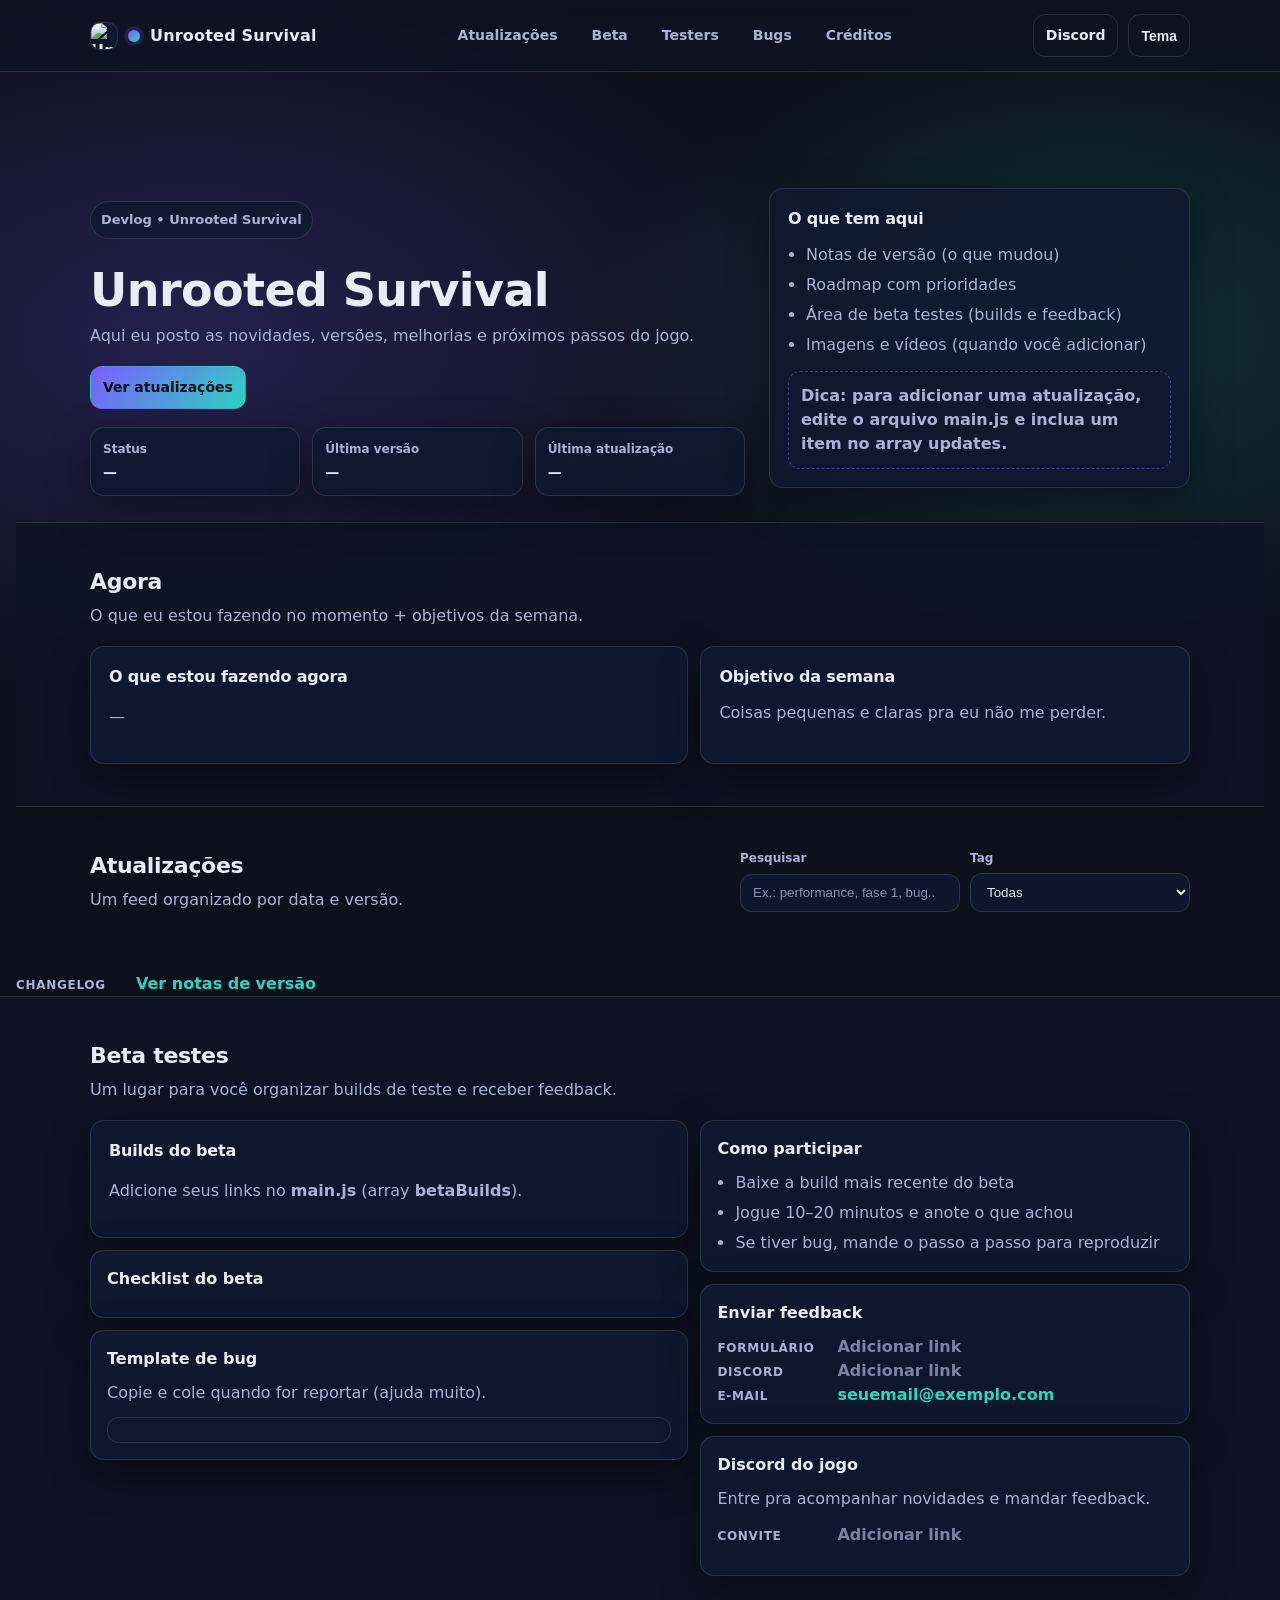
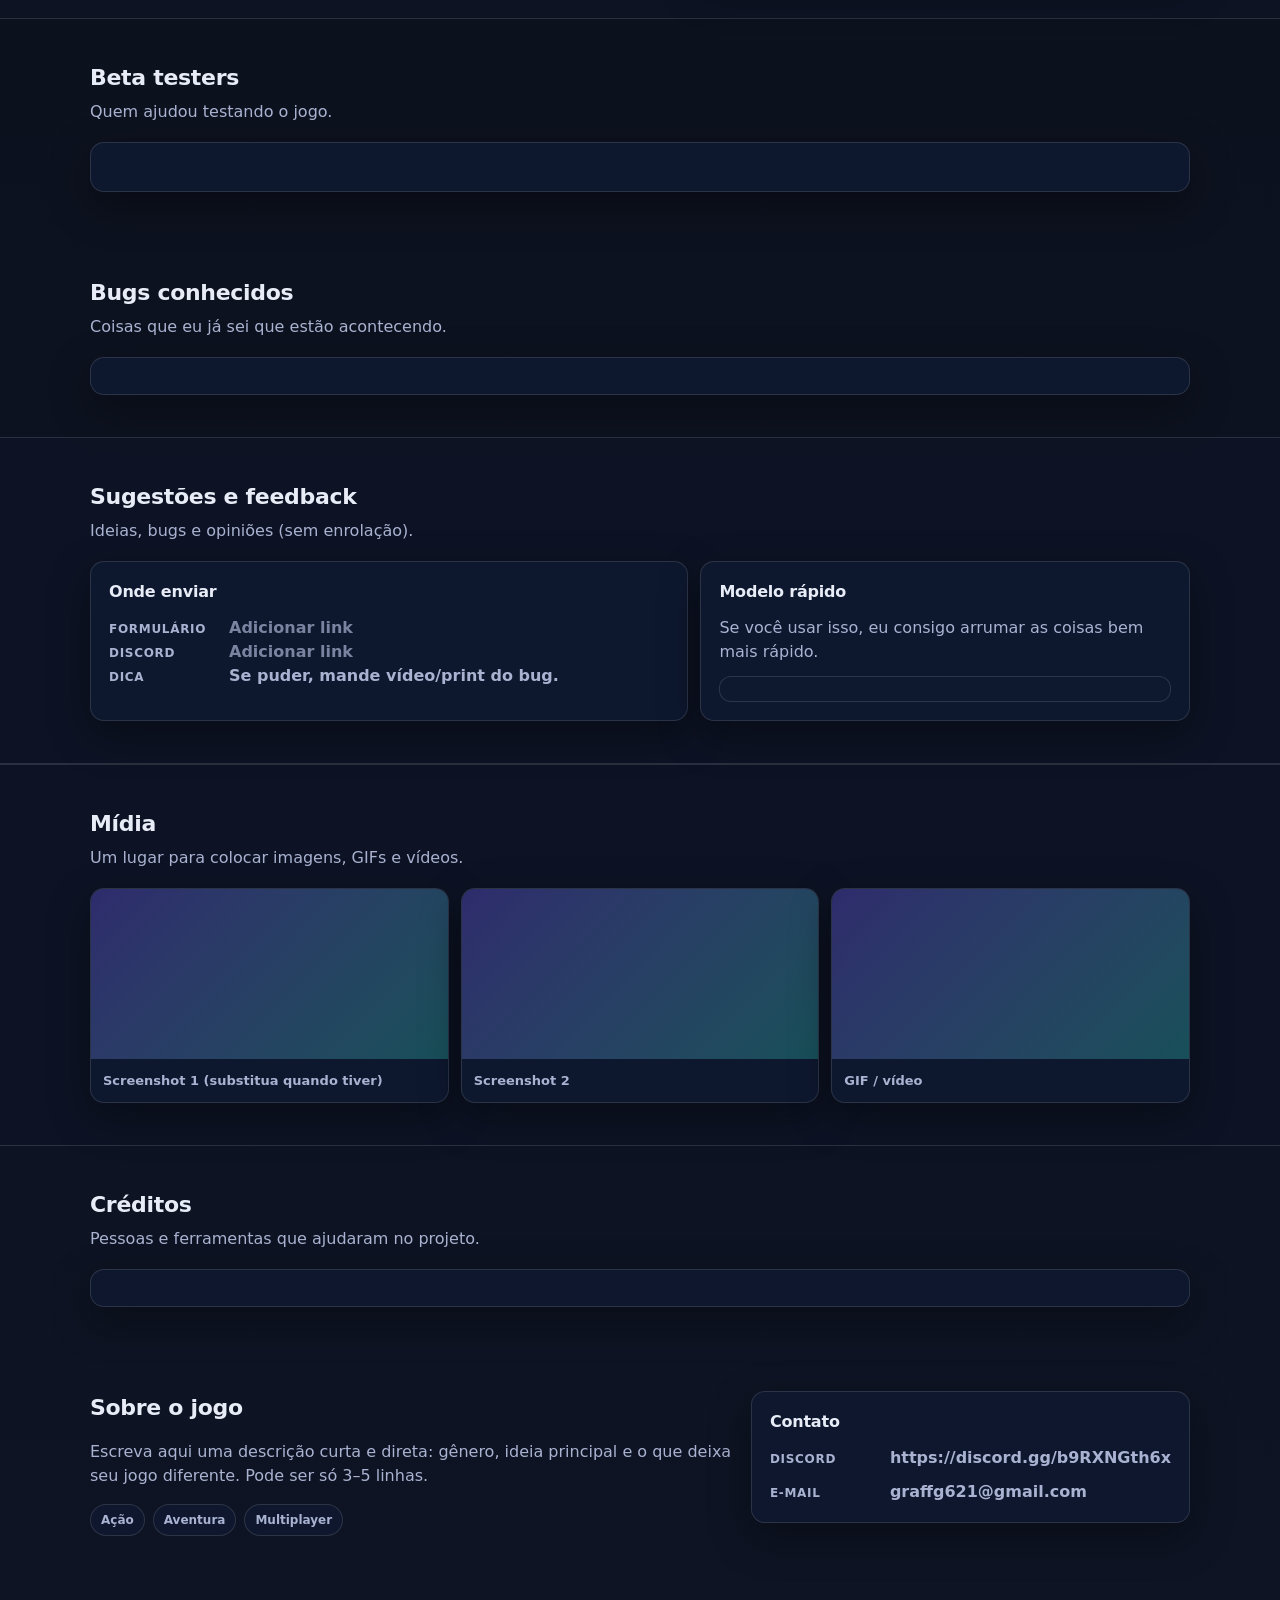
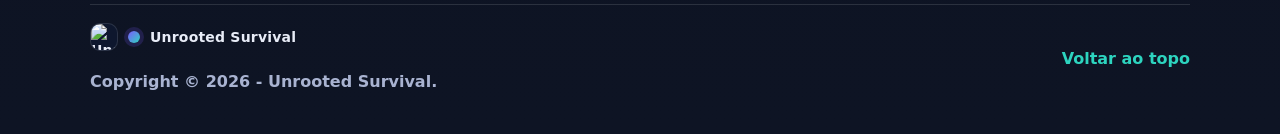
<file: Site-Jogo/index.html>
<!doctype html>
<html lang="pt-BR">
  <head>
    <meta charset="UTF-8" />
    <meta name="viewport" content="width=device-width, initial-scale=1.0" />
    <title>Unrooted Survival</title>
    <meta name="description" content="Devlog, atualizações, downloads e beta do Unrooted Survival (Unity)." />
    <meta
      http-equiv="Content-Security-Policy"
      content="default-src 'self'; base-uri 'self'; object-src 'none'; frame-ancestors 'none'; img-src 'self' https: data:; style-src 'self' https://fonts.googleapis.com 'unsafe-inline'; font-src https://fonts.gstatic.com data:; script-src 'self'; frame-src https://discord.com; upgrade-insecure-requests"
    />
    <meta name="referrer" content="no-referrer" />
    <link rel="icon" href="./favicon.svg?v=3" type="image/svg+xml" />
    <link rel="icon" href="https://cdn.discordapp.com/attachments/772927928983617566/1482322307941797999/Unrooted_Survival_FOTO_2.png?v=2" type="image/png" />
    <link rel="shortcut icon" href="./favicon.svg?v=3" type="image/svg+xml" />
    <link rel="apple-touch-icon" href="https://cdn.discordapp.com/attachments/772927928983617566/1482322307941797999/Unrooted_Survival_FOTO_2.png?v=2" />
    <link rel="stylesheet" href="./styles.css" />
    <link rel="preconnect" href="https://fonts.googleapis.com" />
    <link rel="preconnect" href="https://fonts.gstatic.com" crossorigin />
    <link href="https://fonts.googleapis.com/css2?family=Inter:wght@400;500;600;700&display=swap" rel="stylesheet" />
  </head>
  <body>
    <a class="skip-link" href="#conteudo">Pular para o conteúdo</a>

    <header class="topbar">
      <div class="container topbar__inner">
        <a class="brand" href="#inicio" aria-label="Ir para o início">
          <img class="brand__logo" id="brandLogoTop" alt="Unrooted Survival" hidden />
          <span class="brand__dot" id="brandDotTop" aria-hidden="true"></span>
          <span class="brand__text" id="brandTextTop">Unrooted Survival</span>
        </a>

        <nav class="nav" aria-label="Navegação principal">
          <a class="nav__link" href="#atualizacoes">Atualizações</a>
          <!-- <a class="nav__link" href="#download">Download</a> -->
          <a class="nav__link" href="#beta">Beta</a>
          <a class="nav__link" href="#testers">Testers</a>
          <a class="nav__link" href="#bugs">Bugs</a>
          <a class="nav__link" href="#creditos">Créditos</a>
        </nav>

        <div class="topbar__actions">
          <a class="btn btn--ghost" href="https://discord.gg/b9RXNGth6x" target="_blank" rel="noreferrer">Discord</a>
          <button class="btn btn--ghost" type="button" id="themeToggle" aria-label="Alternar tema">
            Tema
          </button>
        </div>
      </div>
    </header>

    <div class="layout">
      <div class="discord-sidebar-slot" id="discordSidebarSlot">
        <aside class="discord-sidebar" id="discordSidebarWrap" hidden aria-label="Discord">
          <div class="discord-sidebar__head">
            <div class="discord-sidebar__title">Discord</div>
            <a class="link" href="#" id="discordSidebarJoin" aria-disabled="true">Entrar</a>
          </div>
          <iframe class="discord-sidebar__frame" id="discordSidebarFrame" title="Membros do Discord" loading="lazy"></iframe>
        </aside>
      </div>

      <main id="conteudo">
      <section class="hero" id="inicio">
        <div class="container hero__inner">
          <div class="hero__content">
            <p class="badge" id="heroBadge">Devlog • Unrooted Survival</p>
            <h1 class="hero__title" id="heroTitle">Unrooted Survival</h1>
            <p class="hero__subtitle">
              Aqui eu posto as novidades, versões, melhorias e próximos passos do jogo.
            </p>
            <div class="hero__cta">
              <a class="btn btn--primary" href="#atualizacoes">Ver atualizações</a>
              <!-- <a class="btn" href="#download">Baixar build</a> -->
            </div>
            <div class="hero__meta">
              <div class="meta-card">
                <div class="meta-card__label">Status</div>
                <div class="meta-card__value" id="statusValue">Em desenvolvimento</div>
              </div>
              <div class="meta-card">
                <div class="meta-card__label">Última versão</div>
                <div class="meta-card__value" id="latestVersion">—</div>
              </div>
              <div class="meta-card">
                <div class="meta-card__label">Última atualização</div>
                <div class="meta-card__value" id="latestDate">—</div>
              </div>
            </div>
          </div>

          <div class="hero__panel" aria-label="Resumo rápido">
            <div class="panel">
              <h2 class="panel__title">O que tem aqui</h2>
              <ul class="panel__list">
                <li>Notas de versão (o que mudou)</li>
                <li>Roadmap com prioridades</li>
                <!-- <li>Links de download (quando tiver)</li> -->
                <li>Área de beta testes (builds e feedback)</li>
                <li>Imagens e vídeos (quando você adicionar)</li>
              </ul>
              <div class="panel__tip">
                Dica: para adicionar uma atualização, edite o arquivo <strong>main.js</strong> e inclua um item no array
                <strong>updates</strong>.
              </div>
            </div>
          </div>
        </div>
      </section>

      <section class="section section--alt" id="agora">
        <div class="container">
          <div class="section__head">
            <div>
              <h2 class="section__title">Agora</h2>
              <p class="section__subtitle">O que eu estou fazendo no momento + objetivos da semana.</p>
            </div>
          </div>

          <div class="split">
            <div class="panel">
              <h3 class="panel__title">O que estou fazendo agora</h3>
              <p class="muted" id="nowText">—</p>
            </div>

            <div class="panel">
              <h3 class="panel__title">Objetivo da semana</h3>
              <div class="muted">Coisas pequenas e claras pra eu não me perder.</div>
              <div class="spacer"></div>
              <ul class="panel__list" id="weekGoalsList"></ul>
            </div>
          </div>
        </div>
      </section>

      <section class="section" id="atualizacoes">
        <div class="container">
          <div class="section__head">
            <div>
              <h2 class="section__title">Atualizações</h2>
              <p class="section__subtitle">Um feed organizado por data e versão.</p>
            </div>
            <div class="filters">
              <label class="input" aria-label="Pesquisar atualizações">
                <span class="input__label">Pesquisar</span>
                <input id="searchInput" type="search" placeholder="Ex.: performance, fase 1, bug..." />
              </label>
              <label class="input" aria-label="Filtrar por tag">
                <span class="input__label">Tag</span>
                <select id="tagSelect">
                  <option value="">Todas</option>
                </select>
              </label>
            </div>
          </div>

          <div class="updates" id="updatesList" aria-live="polite"></div>
          <div class="empty" id="emptyState" hidden>
            Nenhuma atualização encontrada com esse filtro.
          </div>
        </div>
      </section>

      <!-- <section class="section section--alt" id="roadmap">
        <div class="container">
          <div class="section__head">
            <div>
              <h2 class="section__title">Roadmap</h2>
              <p class="section__subtitle">O que eu quero fazer em seguida (pode mudar).</p>
            </div>
          </div> -->

          <!-- <div class="grid">
            <article class="card">
              <h3 class="card__title">Agora</h3>
              <ul class="card__list">
                <li>Polir controles e sensação do movimento</li>
                <li>Corrigir bugs mais chatos</li>
                <li>Adicionar feedback visual e sonoro</li>
              </ul>
            </article>
            <article class="card">
              <h3 class="card__title">Em breve</h3>
              <ul class="card__list">
                <li>Mais conteúdo: fases / inimigos / itens</li>
                <li>Sistema simples de progresso</li>
                <li>Otimização de performance</li>
              </ul>
            </article>
            <article class="card">
              <h3 class="card__title">Depois</h3>
              <ul class="card__list">
                <li>Menu e opções (áudio, gráficos, controles)</li>
                <li>Salvar e carregar</li>
                <li>Build pública para testes</li>
              </ul>
            </article>
          </div>
        </div>
      </section> -->

      <section class="section" id="controles" hidden>
        <div class="container">
          <div class="section__head">
            <div>
              <h2 class="section__title">Controles</h2>
              <p class="section__subtitle">Pra ninguém ficar perdido no beta.</p>
            </div>
          </div>

          <div class="panel">
            <div class="controls" id="controlsList" aria-live="polite"></div>
          </div>
        </div>
      </section>

      <!-- <section class="section" id="download">
        <div class="container">
          <div class="section__head">
            <div>
              <h2 class="section__title">Download</h2>
              <p class="section__subtitle">Coloque aqui o link da build quando você quiser compartilhar.</p>
            </div>
          </div> -->

          <!-- <div class="download">
            <div class="download__info">
              <div class="kv">
                <div class="kv__k">Windows</div>
                <div class="kv__v"><a class="link" href="#" id="downloadWindows" aria-disabled="true">Adicionar link</a></div>
              </div>
              <div class="kv">
                <div class="kv__k">Web</div>
                <div class="kv__v"><a class="link" href="#" id="downloadWeb" aria-disabled="true">Adicionar link</a></div>
              </div> -->
              <div class="kv">
                <div class="kv__k">Changelog</div>
                <div class="kv__v"><a class="link" href="#atualizacoes">Ver notas de versão</a></div>
              </div>
            </div>
            <!-- <div class="download__box">
              <h3 class="download__title">Antes de baixar</h3>
              <ul class="download__list"> -->
                <!-- <li>Builds podem ter bugs e mudanças rápidas</li>
                <li>Se der erro, me diga o que aconteceu e seu PC/versão</li>
                <li>Se quiser, grave um vídeo curto do bug</li>
              </ul>
            </div>
          </div>
        </div>
      </section> -->

      <section class="section section--alt" id="beta">
        <div class="container">
          <div class="section__head">
            <div>
              <h2 class="section__title">Beta testes</h2>
              <p class="section__subtitle">Um lugar para você organizar builds de teste e receber feedback.</p>
            </div>
          </div>

          <div class="beta">
            <div class="beta__left">
              <div class="panel">
                <h3 class="panel__title">Builds do beta</h3>
                <p class="muted">Adicione seus links no <strong>main.js</strong> (array <strong>betaBuilds</strong>).</p>
                <div class="beta__list" id="betaList" aria-live="polite"></div>
                <div class="empty" id="betaEmpty" hidden>Nenhuma build de beta cadastrada ainda.</div>
              </div>

              <article class="card">
                <h3 class="card__title">Checklist do beta</h3>
                <ul class="card__list" id="betaChecklist"></ul>
              </article>

              <article class="card">
                <h3 class="card__title">Template de bug</h3>
                <div class="muted">Copie e cole quando for reportar (ajuda muito).</div>
                <div class="spacer"></div>
                <pre class="codeblock" id="betaBugTemplate"></pre>
              </article>
            </div>

            <div class="beta__right">
              <article class="card">
                <h3 class="card__title">Como participar</h3>
                <ul class="card__list">
                  <li>Baixe a build mais recente do beta</li>
                  <li>Jogue 10–20 minutos e anote o que achou</li>
                  <li>Se tiver bug, mande o passo a passo para reproduzir</li>
                </ul>
              </article>

              <article class="card">
                <h3 class="card__title">Enviar feedback</h3>
                <div class="kv">
                  <div class="kv__k">Formulário</div>
                  <div class="kv__v"><a class="link" href="#" id="betaFormLink" aria-disabled="true">Adicionar link</a></div>
                </div>
                <div class="kv">
                  <div class="kv__k">Discord</div>
                  <div class="kv__v"><a class="link" href="#" id="betaDiscordLink" aria-disabled="true">Adicionar link</a></div>
                </div>
                <div class="kv">
                  <div class="kv__k">E-mail</div>
                  <div class="kv__v"><a class="link" href="mailto:seuemail@exemplo.com" id="betaEmailLink">seuemail@exemplo.com</a></div>
                </div>
              </article>

              <article class="card">
                <h3 class="card__title">Discord do jogo</h3>
                <div class="muted">Entre pra acompanhar novidades e mandar feedback.</div>
                <div class="spacer"></div>
                <div class="kv">
                  <div class="kv__k">Convite</div>
                  <div class="kv__v"><a class="link" href="#" id="discordCardInvite" aria-disabled="true">Adicionar link</a></div>
                </div>
                <div class="spacer"></div>
                <div class="embed" id="discordEmbedWrap" hidden>
                  <iframe class="embed__frame" id="discordEmbedFrame" title="Discord" loading="lazy"></iframe>
                </div>
              </article>
            </div>
          </div>
        </div>
      </section>

      <section class="section" id="testers">
        <div class="container">
          <div class="section__head">
            <div>
              <h2 class="section__title">Beta testers</h2>
              <p class="section__subtitle">Quem ajudou testando o jogo.</p>
            </div>
          </div>

          <div class="panel">
            <div class="muted">
              <!-- Para adicionar, edite o <strong>main.js</strong> (lista <strong>betaTesters</strong>) e coloque a imagem na mesma pasta do site. -->
            </div>
            <div class="spacer"></div>
            <div class="testers" id="testersList" aria-live="polite"></div>
            <div class="empty" id="testersEmpty" hidden>Nenhum beta tester listado ainda.</div>
          </div>
        </div>
      </section>

      <section class="section" id="bugs">
        <div class="container">
          <div class="section__head">
            <div>
              <h2 class="section__title">Bugs conhecidos</h2>
              <p class="section__subtitle">Coisas que eu já sei que estão acontecendo.</p>
            </div>
          </div>

          <div class="panel">
            <ul class="panel__list" id="bugsList"></ul>
            <div class="empty" id="bugsEmpty" hidden>Nenhum bug conhecido listado ainda.</div>
          </div>
        </div>
      </section>

      <section class="section section--alt" id="feedback">
        <div class="container">
          <div class="section__head">
            <div>
              <h2 class="section__title">Sugestões e feedback</h2>
              <p class="section__subtitle">Ideias, bugs e opiniões (sem enrolação).</p>
            </div>
          </div>

          <div class="split">
            <div class="panel">
              <h3 class="panel__title">Onde enviar</h3>
              <div class="kv">
                <div class="kv__k">Formulário</div>
                <div class="kv__v"><a class="link" href="#" id="suggestionFormLink" aria-disabled="true">Adicionar link</a></div>
              </div>
              <div class="kv">
                <div class="kv__k">Discord</div>
                <div class="kv__v"><a class="link" href="#" id="suggestionDiscordLink" aria-disabled="true">Adicionar link</a></div>
              </div>
              <div class="kv">
                <div class="kv__k">Dica</div>
                <div class="kv__v"><span class="muted">Se puder, mande vídeo/print do bug.</span></div>
              </div>
            </div>

            <div class="panel">
              <h3 class="panel__title">Modelo rápido</h3>
              <div class="muted">Se você usar isso, eu consigo arrumar as coisas bem mais rápido.</div>
              <div class="spacer"></div>
              <pre class="codeblock" id="feedbackTemplate"></pre>
            </div>
          </div>
        </div>
      </section>

      <section class="section section--alt" id="midia">
        <div class="container">
          <div class="section__head">
            <div>
              <h2 class="section__title">Mídia</h2>
              <p class="section__subtitle">Um lugar para colocar imagens, GIFs e vídeos.</p>
            </div>
          </div>

          <div class="gallery">
            <div class="shot">
              <div class="shot__ph" aria-hidden="true"></div>
              <div class="shot__cap">Screenshot 1 (substitua quando tiver)</div>
            </div>
            <div class="shot">
              <div class="shot__ph" aria-hidden="true"></div>
              <div class="shot__cap">Screenshot 2</div>
            </div>
            <div class="shot">
              <div class="shot__ph" aria-hidden="true"></div>
              <div class="shot__cap">GIF / vídeo</div>
            </div>
          </div>
        </div>
      </section>

      <section class="section" id="creditos">
        <div class="container">
          <div class="section__head">
            <div>
              <h2 class="section__title">Créditos</h2>
              <p class="section__subtitle">Pessoas e ferramentas que ajudaram no projeto.</p>
            </div>
          </div>

          <div class="panel">
            <div class="credits" id="creditsList" aria-live="polite"></div>
          </div>
        </div>
      </section>

      <section class="section" id="sobre">
        <div class="container">
          <div class="about">
            <div class="about__main">
              <h2 class="section__title">Sobre o jogo</h2>
              <p class="about__text">
                Escreva aqui uma descrição curta e direta: gênero, ideia principal e o que deixa seu jogo diferente.
                Pode ser só 3–5 linhas.
              </p>
              <div class="about__tags" id="aboutTags">
                <span class="pill">Ação</span>
                <span class="pill">Aventura</span>
                <span class="pill">Multiplayer</span>
              </div>
            </div>
            <div class="about__side">
              <div class="panel">
                <h3 class="panel__title">Contato</h3>
                <div class="contact">
                  <div class="kv">
                    <div class="kv__k">Discord</div>
                    <div class="kv__v"><span class="muted">https://discord.gg/b9RXNGth6x</span></div>
                  </div>
                  <!-- <div class="kv">
                    <div class="kv__k">Itch.io</div>
                    <div class="kv__v"><span class="muted">coloque aqui</span></div>
                  </div> -->
                  <div class="kv">
                    <div class="kv__k">E-mail</div>
                    <div class="kv__v"><span class="muted">graffg621@gmail.com</span></div>
                  </div>
                </div>
              </div>
            </div>
          </div>
        </div>
      </section>
      </main>
    </div>

    <footer class="footer">
      <div class="container footer__inner">
        <div class="footer__left">
          <div class="brand brand--small">
            <img class="brand__logo" id="brandLogoFooter" alt="Unrooted Survival" hidden />
            <span class="brand__dot" id="brandDotFooter" aria-hidden="true"></span>
            <span class="brand__text" id="brandTextFooter">Unrooted Survival</span>
          </div>
          <div class="footer__muted">Copyright © 2026 - Unrooted Survival.</div>
        </div>
        <div class="footer__right">
          <a class="link" href="#inicio">Voltar ao topo</a>
        </div>
      </div>
    </footer>

    <script src="./main.js" defer></script>
  </body>
</html>
</file>
<file: Site-Jogo/styles.css>
:root {
  color-scheme: light dark;
  --bg: #0b0f19;
  --bg2: #0e1424;
  --card: #0f1930;
  --text: #e8ecf7;
  --muted: #a9b3d1;
  --border: rgba(255, 255, 255, 0.12);
  --accent: #7c5cff;
  --accent2: #2dd4bf;
  --shadow: 0 14px 40px rgba(0, 0, 0, 0.35);
  --radius: 14px;
}

html[data-theme="light"] {
  --bg: #f6f7fb;
  --bg2: #ffffff;
  --card: #ffffff;
  --text: #0a1020;
  --muted: #4e5a7a;
  --border: rgba(10, 16, 32, 0.12);
  --accent: #5b4bff;
  --accent2: #0ea5e9;
  --shadow: 0 14px 40px rgba(10, 16, 32, 0.12);
}

* {
  box-sizing: border-box;
}

body {
  margin: 0;
  font-family: Inter, system-ui, -apple-system, Segoe UI, Roboto, Arial, sans-serif;
  background: radial-gradient(1200px 700px at 15% 10%, rgba(124, 92, 255, 0.22), transparent 55%),
    radial-gradient(900px 600px at 85% 10%, rgba(45, 212, 191, 0.18), transparent 55%),
    linear-gradient(180deg, var(--bg), var(--bg2));
  color: var(--text);
  line-height: 1.5;
}

a {
  color: inherit;
  text-decoration: none;
}

.container {
  width: min(1100px, calc(100% - 40px));
  margin: 0 auto;
}

.layout {
  padding: 0 16px;
}

body.has-discord-sidebar .layout {
  display: grid;
  grid-template-columns: 300px minmax(0, 1fr);
  gap: 24px;
  align-items: start;
}

.discord-sidebar-slot {
  padding-top: 58px;
}

.discord-sidebar {
  width: 300px;
  position: sticky;
  top: 78px;
  border: 1px solid var(--border);
  background: color-mix(in oklab, var(--card) 86%, transparent);
  border-radius: var(--radius);
  box-shadow: var(--shadow);
  overflow: hidden;
}

.discord-sidebar__head {
  display: flex;
  align-items: center;
  justify-content: space-between;
  padding: 12px 12px;
  border-bottom: 1px solid var(--border);
  background: color-mix(in oklab, var(--card) 88%, transparent);
}

.discord-sidebar__title {
  font-weight: 900;
  letter-spacing: -0.1px;
}

.discord-sidebar__frame {
  width: 100%;
  height: 520px;
  border: 0;
  display: block;
}

.skip-link {
  position: absolute;
  left: 12px;
  top: 12px;
  padding: 10px 12px;
  border-radius: 10px;
  background: var(--card);
  border: 1px solid var(--border);
  transform: translateY(-160%);
  z-index: 9999;
}

.skip-link:focus {
  transform: translateY(0);
  outline: none;
}

.topbar {
  position: sticky;
  top: 0;
  z-index: 50;
  backdrop-filter: blur(12px);
  background: color-mix(in oklab, var(--bg2) 65%, transparent);
  border-bottom: 1px solid var(--border);
}

@media (max-width: 1200px) {
  body.has-discord-sidebar .layout {
    display: block;
  }

  .discord-sidebar-slot {
    display: none;
  }
}

.topbar__inner {
  display: flex;
  align-items: center;
  justify-content: space-between;
  gap: 18px;
  padding: 14px 0;
}

.brand {
  display: inline-flex;
  align-items: center;
  gap: 10px;
  font-weight: 700;
  letter-spacing: 0.2px;
}

.brand--small {
  font-size: 14px;
}

.brand__logo {
  width: 28px;
  height: 28px;
  border-radius: 10px;
  border: 1px solid var(--border);
  object-fit: cover;
  display: block;
  background: color-mix(in oklab, var(--card) 86%, transparent);
}

.brand__dot {
  width: 12px;
  height: 12px;
  border-radius: 50%;
  background: linear-gradient(135deg, var(--accent), var(--accent2));
  box-shadow: 0 0 0 4px color-mix(in oklab, var(--accent) 18%, transparent);
}

.nav {
  display: flex;
  gap: 14px;
  flex-wrap: wrap;
  justify-content: center;
}

.nav__link {
  padding: 8px 10px;
  border-radius: 10px;
  color: var(--muted);
  font-weight: 600;
  font-size: 14px;
}

.nav__link:hover {
  color: var(--text);
  background: color-mix(in oklab, var(--card) 78%, transparent);
}

.topbar__actions {
  display: flex;
  gap: 10px;
}

.btn {
  display: inline-flex;
  align-items: center;
  justify-content: center;
  gap: 10px;
  padding: 10px 12px;
  border-radius: 12px;
  border: 1px solid var(--border);
  background: color-mix(in oklab, var(--card) 80%, transparent);
  color: var(--text);
  font-weight: 700;
  font-size: 14px;
  cursor: pointer;
  transition: transform 120ms ease, background 120ms ease, border-color 120ms ease;
}

.btn:hover {
  transform: translateY(-1px);
  background: color-mix(in oklab, var(--card) 92%, transparent);
  border-color: color-mix(in oklab, var(--border) 50%, var(--accent) 30%);
}

.btn--primary {
  background: linear-gradient(135deg, var(--accent), var(--accent2));
  border-color: transparent;
  color: #06111a;
}

.btn--primary:hover {
  transform: translateY(-1px);
  filter: brightness(1.05);
}

.btn--ghost {
  background: transparent;
}

.hero {
  padding: 58px 0 26px;
}

.hero__inner {
  display: grid;
  grid-template-columns: 1.4fr 0.9fr;
  gap: 24px;
  align-items: start;
}

.badge {
  display: inline-flex;
  align-items: center;
  padding: 8px 10px;
  border-radius: 999px;
  border: 1px solid var(--border);
  background: color-mix(in oklab, var(--card) 72%, transparent);
  color: var(--muted);
  font-weight: 700;
  font-size: 13px;
}

.hero__title {
  margin: 14px 0 10px;
  font-size: clamp(32px, 4vw, 46px);
  line-height: 1.05;
  letter-spacing: -0.6px;
}

.hero__subtitle {
  margin: 0 0 18px;
  color: var(--muted);
  max-width: 60ch;
}

.hero__cta {
  display: flex;
  gap: 12px;
  flex-wrap: wrap;
  margin: 18px 0 18px;
}

.hero__meta {
  display: grid;
  grid-template-columns: repeat(3, minmax(0, 1fr));
  gap: 12px;
}

.meta-card {
  border: 1px solid var(--border);
  background: color-mix(in oklab, var(--card) 82%, transparent);
  border-radius: 14px;
  padding: 12px 12px;
  box-shadow: var(--shadow);
}

.meta-card__label {
  font-size: 12px;
  color: var(--muted);
  font-weight: 700;
}

.meta-card__value {
  margin-top: 4px;
  font-size: 14px;
  font-weight: 800;
}

.panel {
  border: 1px solid var(--border);
  background: color-mix(in oklab, var(--card) 86%, transparent);
  border-radius: var(--radius);
  padding: 18px;
  box-shadow: var(--shadow);
}

.panel__title {
  margin: 0 0 12px;
  font-size: 16px;
  letter-spacing: -0.2px;
}

.panel__list {
  margin: 0;
  padding-left: 18px;
  color: var(--muted);
  display: grid;
  gap: 6px;
}

.panel__tip {
  margin-top: 14px;
  padding: 12px;
  border-radius: 12px;
  border: 1px dashed color-mix(in oklab, var(--border) 70%, var(--accent) 30%);
  background: color-mix(in oklab, var(--card) 80%, transparent);
  color: var(--muted);
  font-weight: 600;
}

.spacer {
  height: 12px;
}

.section {
  padding: 42px 0;
}

.section--alt {
  background: color-mix(in oklab, var(--bg2) 92%, transparent);
  border-top: 1px solid var(--border);
  border-bottom: 1px solid var(--border);
}

.section__head {
  display: flex;
  justify-content: space-between;
  align-items: end;
  gap: 18px;
  flex-wrap: wrap;
  margin-bottom: 18px;
}

.section__title {
  margin: 0;
  font-size: 22px;
  letter-spacing: -0.3px;
}

.section__subtitle {
  margin: 6px 0 0;
  color: var(--muted);
}

.filters {
  display: flex;
  gap: 10px;
  flex-wrap: wrap;
  justify-content: flex-end;
}

.input {
  display: grid;
  gap: 6px;
  min-width: 220px;
}

.input__label {
  font-size: 12px;
  color: var(--muted);
  font-weight: 800;
}

input[type="search"],
select {
  padding: 10px 12px;
  border-radius: 12px;
  border: 1px solid var(--border);
  background: color-mix(in oklab, var(--card) 84%, transparent);
  color: var(--text);
  outline: none;
}

input[type="search"]::placeholder {
  color: color-mix(in oklab, var(--muted) 80%, transparent);
}

input[type="search"]:focus,
select:focus {
  border-color: color-mix(in oklab, var(--accent) 55%, var(--border));
  box-shadow: 0 0 0 4px color-mix(in oklab, var(--accent) 18%, transparent);
}

.updates {
  display: grid;
  gap: 12px;
}

.update {
  border: 1px solid var(--border);
  background: color-mix(in oklab, var(--card) 86%, transparent);
  border-radius: var(--radius);
  padding: 16px;
  box-shadow: var(--shadow);
}

.update__head {
  display: flex;
  justify-content: space-between;
  align-items: start;
  gap: 12px;
  flex-wrap: wrap;
}

.update__title {
  margin: 0;
  font-size: 16px;
  letter-spacing: -0.2px;
}

.update__meta {
  display: flex;
  gap: 8px;
  align-items: center;
  flex-wrap: wrap;
  color: var(--muted);
  font-weight: 700;
  font-size: 12px;
}

.pills {
  display: flex;
  gap: 6px;
  flex-wrap: wrap;
  margin-top: 10px;
}

.pill {
  display: inline-flex;
  align-items: center;
  padding: 6px 10px;
  border-radius: 999px;
  border: 1px solid var(--border);
  background: color-mix(in oklab, var(--card) 82%, transparent);
  color: var(--muted);
  font-weight: 800;
  font-size: 12px;
}

.update__body {
  margin-top: 12px;
  color: var(--muted);
}

.update__body ul {
  margin: 0;
  padding-left: 18px;
  display: grid;
  gap: 6px;
}

.empty {
  margin-top: 12px;
  padding: 14px 16px;
  border-radius: 12px;
  border: 1px dashed var(--border);
  background: color-mix(in oklab, var(--card) 80%, transparent);
  color: var(--muted);
  font-weight: 700;
}

.grid {
  display: grid;
  gap: 12px;
  grid-template-columns: repeat(3, minmax(0, 1fr));
}

.card {
  border: 1px solid var(--border);
  background: color-mix(in oklab, var(--card) 86%, transparent);
  border-radius: var(--radius);
  padding: 16px;
  box-shadow: var(--shadow);
}

.card__title {
  margin: 0 0 10px;
  font-size: 16px;
}

.card__list {
  margin: 0;
  padding-left: 18px;
  color: var(--muted);
  display: grid;
  gap: 6px;
}

.download {
  display: grid;
  grid-template-columns: 1.2fr 0.8fr;
  gap: 12px;
}

.split {
  display: grid;
  grid-template-columns: 1.1fr 0.9fr;
  gap: 12px;
}

.download__info {
  border: 1px solid var(--border);
  background: color-mix(in oklab, var(--card) 86%, transparent);
  border-radius: var(--radius);
  padding: 16px;
  box-shadow: var(--shadow);
  display: grid;
  gap: 10px;
}

.download__box {
  border: 1px solid var(--border);
  background: color-mix(in oklab, var(--card) 86%, transparent);
  border-radius: var(--radius);
  padding: 16px;
  box-shadow: var(--shadow);
}

.download__title {
  margin: 0 0 10px;
  font-size: 16px;
}

.download__list {
  margin: 0;
  padding-left: 18px;
  color: var(--muted);
  display: grid;
  gap: 6px;
}

.beta {
  display: grid;
  grid-template-columns: 1.1fr 0.9fr;
  gap: 12px;
}

.beta__left,
.beta__right {
  display: grid;
  gap: 12px;
  align-content: start;
}

.controls {
  display: grid;
  gap: 10px;
}

.progress {
  display: grid;
  gap: 10px;
}

.progress__row {
  display: grid;
  gap: 8px;
  padding: 12px;
  border-radius: 14px;
  border: 1px solid var(--border);
  background: color-mix(in oklab, var(--card) 86%, transparent);
}

.progress__top {
  display: flex;
  justify-content: space-between;
  align-items: baseline;
  gap: 10px;
}

.progress__label {
  font-weight: 900;
  letter-spacing: -0.1px;
}

.progress__value {
  color: var(--muted);
  font-weight: 900;
  font-size: 12px;
}

.progress__bar {
  height: 10px;
  border-radius: 999px;
  border: 1px solid var(--border);
  background: color-mix(in oklab, var(--bg2) 70%, transparent);
  overflow: hidden;
}

.progress__fill {
  height: 100%;
  width: 0%;
  border-radius: 999px;
  background: linear-gradient(90deg, var(--accent), var(--accent2));
}

.requirements {
  display: grid;
  gap: 10px;
}

.testers {
  display: grid;
  gap: 10px;
}

.tester {
  display: flex;
  align-items: center;
  gap: 12px;
  padding: 12px;
  border-radius: 14px;
  border: 1px solid var(--border);
  background: color-mix(in oklab, var(--card) 86%, transparent);
}

.tester__avatar {
  width: 44px;
  height: 44px;
  border-radius: 14px;
  border: 1px solid var(--border);
  background: linear-gradient(135deg, color-mix(in oklab, var(--accent) 32%, transparent), color-mix(in oklab, var(--accent2) 28%, transparent));
  display: grid;
  place-items: center;
  font-weight: 900;
  color: color-mix(in oklab, var(--text) 94%, transparent);
  overflow: hidden;
}

.tester__avatar img {
  width: 100%;
  height: 100%;
  object-fit: cover;
  display: block;
}

.tester__name {
  font-weight: 900;
  letter-spacing: -0.1px;
}

.credits {
  display: grid;
  gap: 10px;
}

.embed {
  width: 100%;
  border-radius: 14px;
  overflow: hidden;
  border: 1px solid var(--border);
  background: color-mix(in oklab, var(--card) 86%, transparent);
}

.embed__frame {
  width: 100%;
  height: 380px;
  border: 0;
  display: block;
}

.codeblock {
  margin: 0;
  padding: 12px;
  border-radius: 12px;
  border: 1px solid var(--border);
  background: color-mix(in oklab, var(--card) 82%, transparent);
  color: color-mix(in oklab, var(--text) 92%, transparent);
  font-family: ui-monospace, SFMono-Regular, Menlo, Monaco, Consolas, "Liberation Mono", "Courier New", monospace;
  font-size: 12.5px;
  line-height: 1.45;
  overflow: auto;
  white-space: pre-wrap;
}

.beta__list {
  display: grid;
  gap: 10px;
  margin-top: 12px;
}

.build {
  border: 1px solid var(--border);
  background: color-mix(in oklab, var(--card) 86%, transparent);
  border-radius: 14px;
  padding: 12px;
  display: grid;
  gap: 8px;
}

.build__top {
  display: flex;
  justify-content: space-between;
  gap: 10px;
  flex-wrap: wrap;
}

.build__name {
  font-weight: 900;
  letter-spacing: -0.1px;
}

.build__date {
  color: var(--muted);
  font-weight: 800;
  font-size: 12px;
}

.build__links {
  display: flex;
  gap: 10px;
  flex-wrap: wrap;
}

.link {
  color: var(--accent2);
  font-weight: 900;
}

.link[aria-disabled="true"] {
  color: color-mix(in oklab, var(--muted) 70%, transparent);
  pointer-events: none;
  font-weight: 800;
}

.gallery {
  display: grid;
  grid-template-columns: repeat(3, minmax(0, 1fr));
  gap: 12px;
}

.shot {
  border: 1px solid var(--border);
  background: color-mix(in oklab, var(--card) 86%, transparent);
  border-radius: var(--radius);
  overflow: hidden;
  box-shadow: var(--shadow);
}

.shot__ph {
  height: 170px;
  background: linear-gradient(135deg, color-mix(in oklab, var(--accent) 30%, transparent), color-mix(in oklab, var(--accent2) 30%, transparent));
}

.shot__cap {
  padding: 12px;
  color: var(--muted);
  font-weight: 800;
  font-size: 13px;
}

.about {
  display: grid;
  grid-template-columns: 1.2fr 0.8fr;
  gap: 12px;
  align-items: start;
}

.about__text {
  color: var(--muted);
  max-width: 70ch;
}

.about__tags {
  margin-top: 12px;
  display: flex;
  gap: 8px;
  flex-wrap: wrap;
}

.contact {
  display: grid;
  gap: 10px;
}

.kv {
  display: grid;
  grid-template-columns: 110px 1fr;
  gap: 10px;
  align-items: baseline;
}

.kv__k {
  color: var(--muted);
  font-weight: 900;
  font-size: 12px;
  text-transform: uppercase;
  letter-spacing: 0.7px;
}

.kv__v {
  font-weight: 800;
}

.muted {
  color: var(--muted);
}

.footer {
  padding: 26px 0 40px;
}

.footer__inner {
  display: flex;
  align-items: center;
  justify-content: space-between;
  gap: 12px;
  flex-wrap: wrap;
  border-top: 1px solid var(--border);
  padding-top: 18px;
}

.footer__muted {
  color: var(--muted);
  font-weight: 700;
  margin-top: 8px;
}

@media (max-width: 980px) {
  .hero__inner {
    grid-template-columns: 1fr;
  }
  .hero__meta {
    grid-template-columns: 1fr;
  }
  .grid {
    grid-template-columns: 1fr;
  }
  .download {
    grid-template-columns: 1fr;
  }
  .split {
    grid-template-columns: 1fr;
  }
  .beta {
    grid-template-columns: 1fr;
  }
  .gallery {
    grid-template-columns: 1fr;
  }
  .about {
    grid-template-columns: 1fr;
  }
  .kv {
    grid-template-columns: 1fr;
    gap: 4px;
  }
  .nav {
    display: none;
  }
}
</file>
